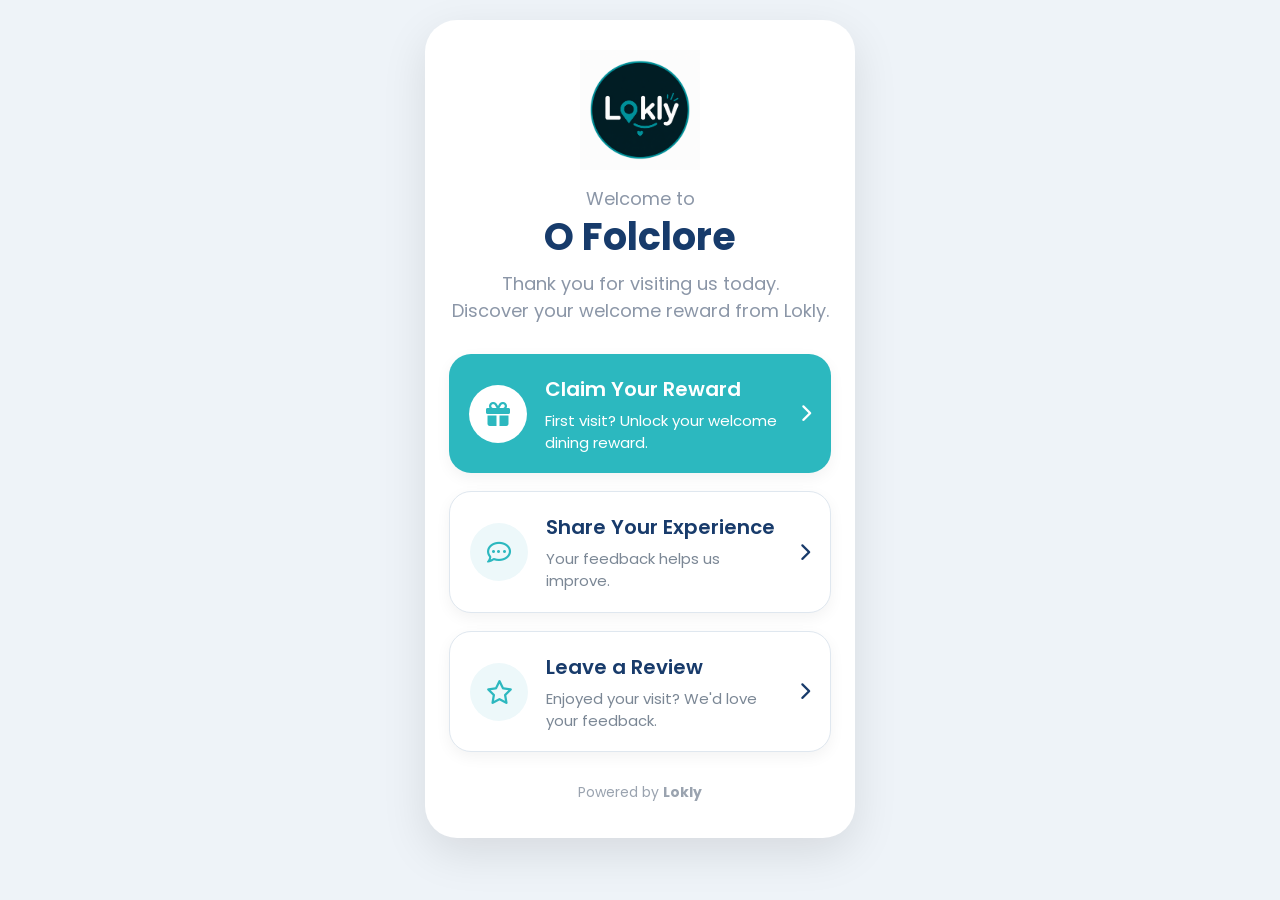
<file: index.html>
<!DOCTYPE html>
<html lang="en">

<head>

    <meta charset="UTF-8">
    <meta name="viewport" content="width=device-width, initial-scale=1.0">

    <title>Lokly | O Folclore</title>

    <link rel="preconnect" href="https://fonts.googleapis.com">
    <link rel="preconnect" href="https://fonts.gstatic.com" crossorigin>

    <link href="https://fonts.googleapis.com/css2?family=Poppins:wght@300;400;500;600;700&display=swap" rel="stylesheet">

    <link rel="stylesheet" href="style.css">

    <link rel="stylesheet"
          href="https://cdnjs.cloudflare.com/ajax/libs/font-awesome/6.7.2/css/all.min.css">

</head>

<body>

<div class="container">

    <img src="lokly-logo.png" alt="Lokly Logo" class="logo">

    <p class="welcome">
        Welcome to
    </p>

    <h1>
        O Folclore
    </h1>

    <p class="intro">
        Thank you for visiting us today.<br>
        Discover your welcome reward from Lokly.
    </p>

    <div class="menu">

        <button class="card primary" onclick="location.href='reward.html'">

            <div class="icon">
                <i class="fa-solid fa-gift"></i>
            </div>

            <div class="text">
                <h2>Claim Your Reward</h2>
                <p>First visit? Unlock your welcome dining reward.</p>
            </div>

            <div class="arrow">
                <i class="fa-solid fa-chevron-right"></i>
            </div>

        </button>

        <button class="card" onclick="location.href='feedback.html'">

            <div class="icon">
                <i class="fa-regular fa-comment-dots"></i>
            </div>

            <div class="text">
                <h2>Share Your Experience</h2>
                <p>Your feedback helps us improve.</p>
            </div>

            <div class="arrow">
                <i class="fa-solid fa-chevron-right"></i>
            </div>

        </button>

        <button class="card" onclick="location.href='review.html'">

            <div class="icon">
                <i class="fa-regular fa-star"></i>
            </div>

            <div class="text">
                <h2>Leave a Review</h2>
                <p>Enjoyed your visit? We'd love your feedback.</p>
            </div>

            <div class="arrow">
                <i class="fa-solid fa-chevron-right"></i>
            </div>

        </button>

    </div>

    <div class="footer">
        Powered by <strong>Lokly</strong>
    </div>

</div>

</body>

</html>
</file>
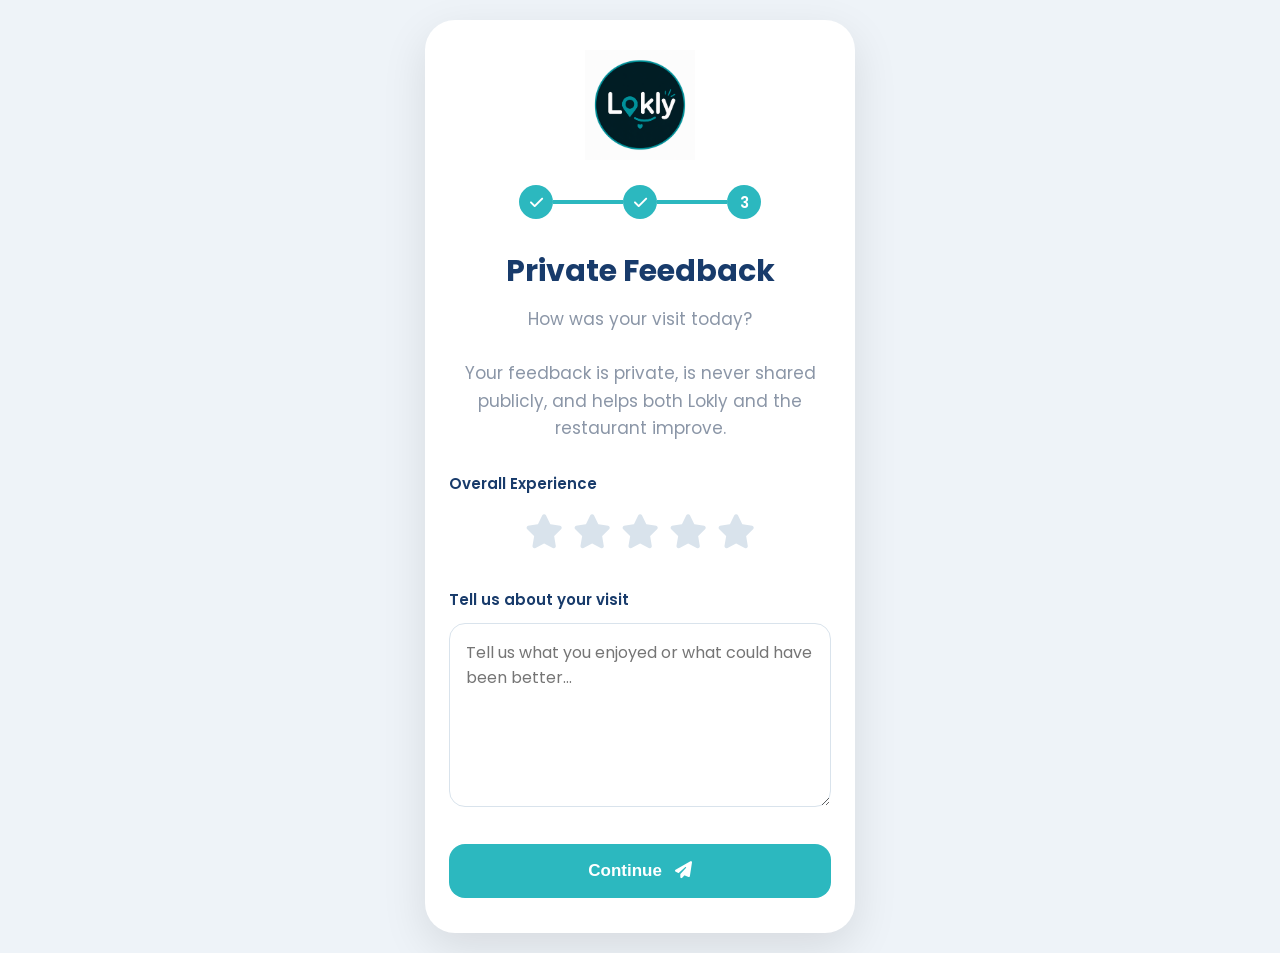
<file: feedback.html>
<!DOCTYPE html>
<html lang="en">

<head>

    <meta charset="UTF-8">
    <meta name="viewport" content="width=device-width, initial-scale=1.0">

    <title>Private Feedback</title>

    <link rel="preconnect" href="https://fonts.googleapis.com">
    <link rel="preconnect" href="https://fonts.gstatic.com" crossorigin>

    <link href="https://fonts.googleapis.com/css2?family=Poppins:wght@300;400;500;600;700&display=swap" rel="stylesheet">

    <link rel="stylesheet" href="feedback.css">

    <link rel="stylesheet"
          href="https://cdnjs.cloudflare.com/ajax/libs/font-awesome/6.7.2/css/all.min.css">

</head>

<body>

<div class="container">

    <img src="lokly-logo.png" class="logo" alt="Lokly">

    <div class="progress">

        <div class="step complete">
            <i class="fa-solid fa-check"></i>
        </div>

        <div class="line active"></div>

        <div class="step complete">
            <i class="fa-solid fa-check"></i>
        </div>

        <div class="line active"></div>

        <div class="step active">3</div>

    </div>

    <h1>Private Feedback</h1>

    <p class="intro">
        How was your visit today?
        <br><br>
        Your feedback is private, is never shared publicly, and helps both Lokly and the restaurant improve.
    </p>

    <form id="feedbackForm">

        <label class="label">
            Overall Experience
        </label>

        <div class="rating">

            <input type="radio" id="star5" name="rating" value="5">
            <label for="star5"><i class="fa-solid fa-star"></i></label>

            <input type="radio" id="star4" name="rating" value="4">
            <label for="star4"><i class="fa-solid fa-star"></i></label>

            <input type="radio" id="star3" name="rating" value="3">
            <label for="star3"><i class="fa-solid fa-star"></i></label>

            <input type="radio" id="star2" name="rating" value="2">
            <label for="star2"><i class="fa-solid fa-star"></i></label>

            <input type="radio" id="star1" name="rating" value="1">
            <label for="star1"><i class="fa-solid fa-star"></i></label>

        </div>

        <label class="label">
            Tell us about your visit
        </label>

        <textarea
            id="comments"
            rows="6"
            placeholder="Tell us what you enjoyed or what could have been better..."></textarea>

        <button type="submit" class="continue">

            Continue

            <i class="fa-solid fa-paper-plane"></i>

        </button>

    </form>

</div>

<script src="feedback.js"></script>

</body>

</html>
</file>
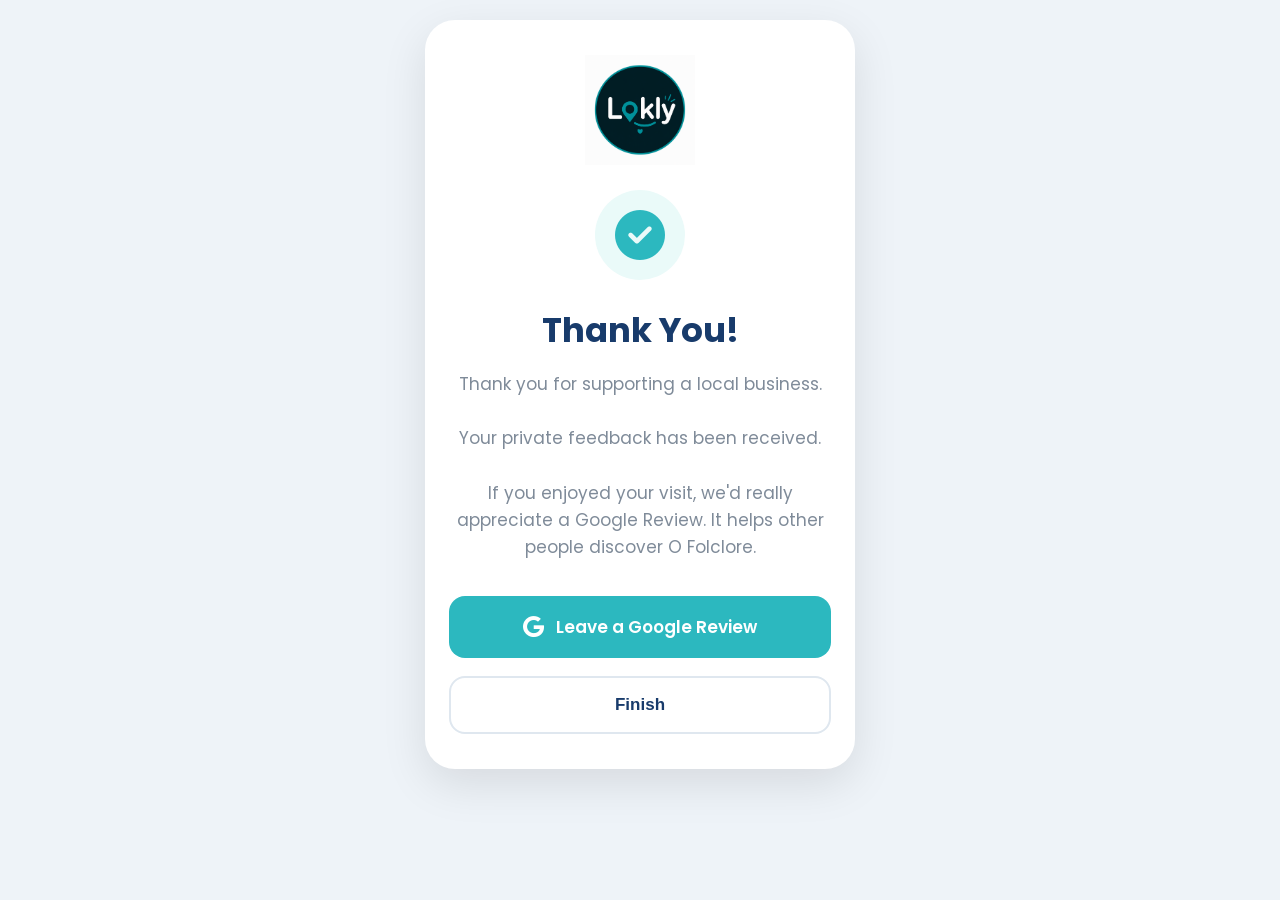
<file: review.html>
<!DOCTYPE html>
<html lang="en">

<head>

    <meta charset="UTF-8">
    <meta name="viewport" content="width=device-width, initial-scale=1.0">

    <title>Leave a Review</title>

    <link rel="preconnect" href="https://fonts.googleapis.com">
    <link rel="preconnect" href="https://fonts.gstatic.com" crossorigin>

    <link href="https://fonts.googleapis.com/css2?family=Poppins:wght@300;400;500;600;700&display=swap" rel="stylesheet">

    <link rel="stylesheet" href="review.css">

    <link rel="stylesheet"
          href="https://cdnjs.cloudflare.com/ajax/libs/font-awesome/6.7.2/css/all.min.css">

</head>

<body>

<div class="container">

    <img src="lokly-logo.png" class="logo" alt="Lokly">

    <div class="success">

        <i class="fa-solid fa-circle-check"></i>

    </div>

    <h1>Thank You!</h1>

    <p class="intro">

        Thank you for supporting a local business.

        <br><br>

        Your private feedback has been received.

        <br><br>

        If you enjoyed your visit, we'd really appreciate a Google Review. It helps other people discover O Folclore.

    </p>

    <a href="https://www.google.com/"
       target="_blank"
       rel="noopener noreferrer"
       class="googleButton">

        <i class="fa-brands fa-google"></i>

        Leave a Google Review

    </a>

    <button class="finish" onclick="window.location.href='index.html'">

        Finish

    </button>

</div>

</body>

</html>
</file>
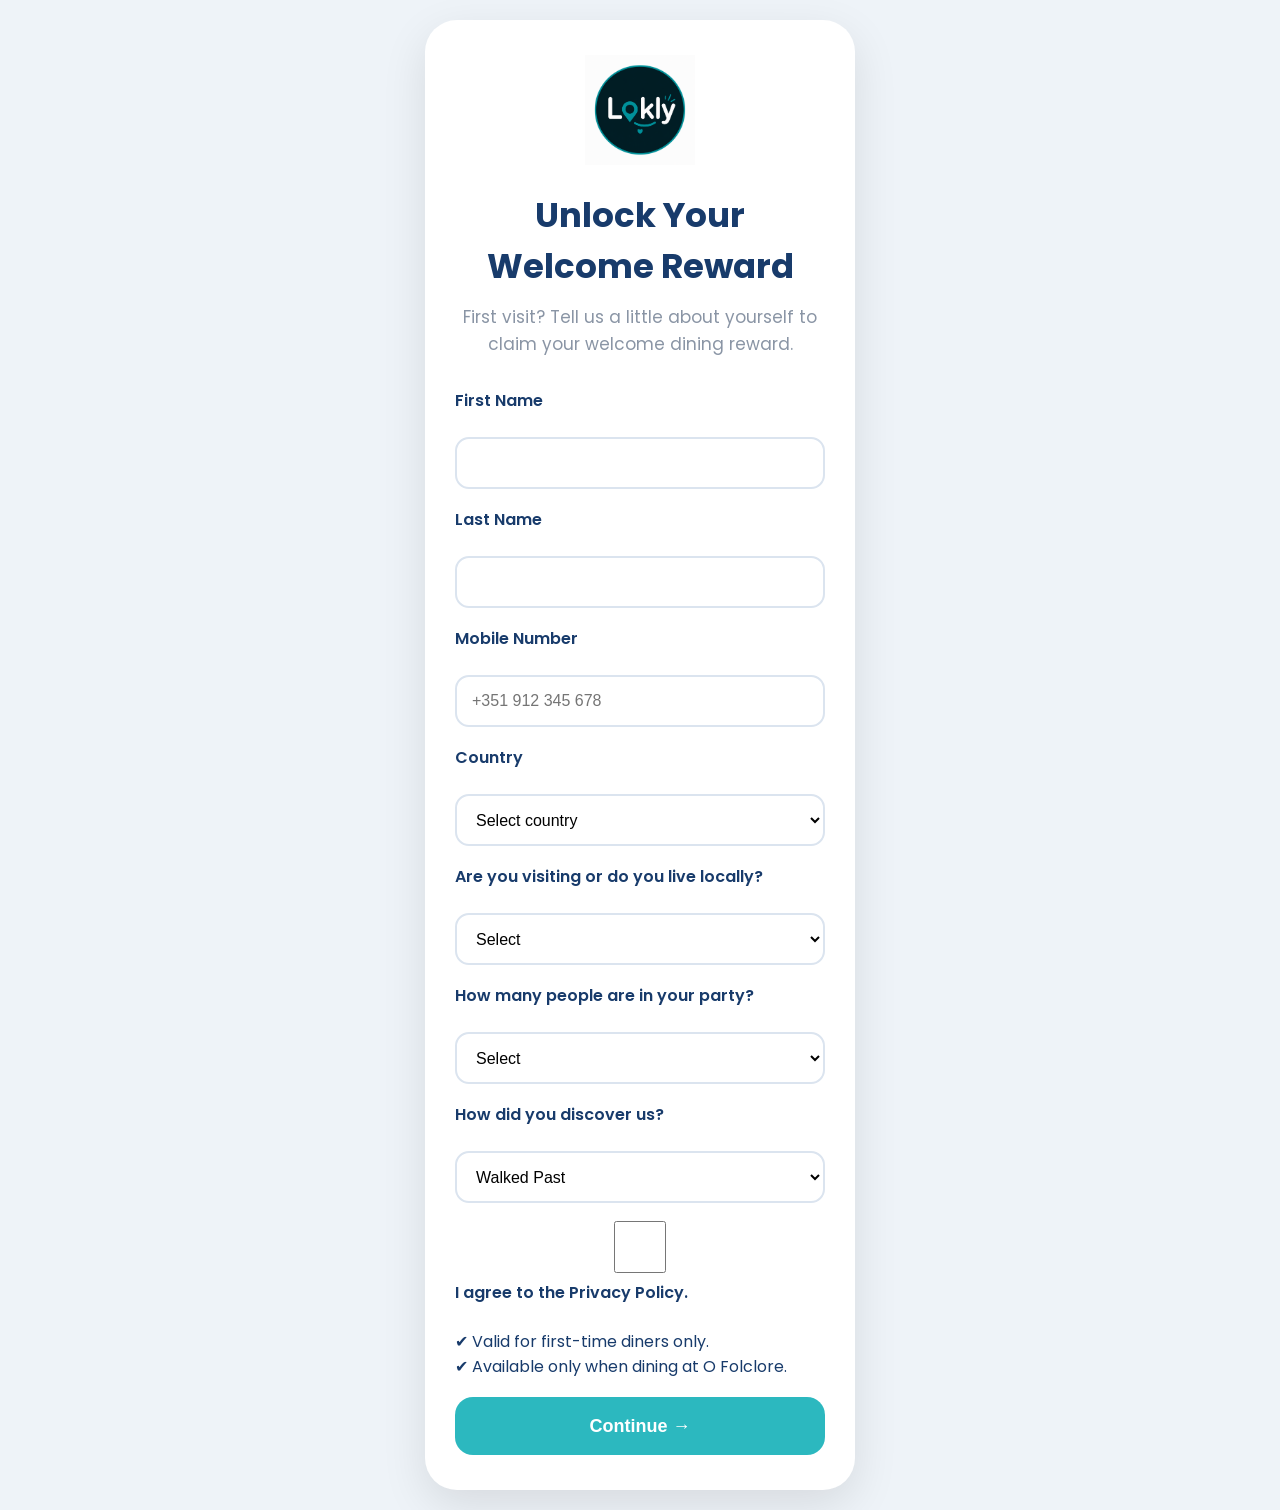
<file: reward.html>
<!DOCTYPE html>
<html lang="en">

<head>

<meta charset="UTF-8">
<meta name="viewport" content="width=device-width, initial-scale=1.0">

<title>Welcome Reward</title>

<link rel="preconnect" href="https://fonts.googleapis.com">
<link rel="preconnect" href="https://fonts.gstatic.com" crossorigin>

<link href="https://fonts.googleapis.com/css2?family=Poppins:wght@300;400;500;600;700&display=swap" rel="stylesheet">

<link rel="stylesheet" href="reward.css">

</head>

<body>

<div class="container">

<img src="lokly-logo.png" class="logo" alt="Lokly">

<h1>Unlock Your Welcome Reward</h1>

<p class="intro">
First visit? Tell us a little about yourself to claim your welcome dining reward.
</p>

<form id="rewardForm">

<label>
First Name
</label>

<input
type="text"
id="firstName"
required>

<label>
Last Name
</label>

<input
type="text"
id="lastName"
required>

<label>
Mobile Number
</label>

<input
type="tel"
id="mobile"
placeholder="+351 912 345 678"
required>

<label>
Country
</label>

<select id="country" required>

<option value="">Select country</option>
<option value="United Kingdom">United Kingdom</option>
<option value="Portugal">Portugal</option>
<option value="USA">USA</option>
<option value="Other">Other</option>

</select>

<label>
Are you visiting or do you live locally?
</label>

<select id="visitorType" required>

<option value="">Select</option>
<option value="Tourist">Visitor</option>
<option value="Resident">Local Resident</option>

</select>

<label>
How many people are in your party?
</label>

<select id="partySize" required>

<option value="">Select</option>
<option value="1">1</option>
<option value="2">2</option>
<option value="3">3</option>
<option value="4+">4+</option>

</select>

<label>
How did you discover us?
</label>

<select id="source">

<option value="Walked Past">Walked Past</option>
<option value="Friend">Friend Recommendation</option>
<option value="Social Media">Social Media</option>
<option value="Google">Google Search</option>

</select>

<label class="privacy">

<input type="checkbox" required>

I agree to the Privacy Policy.

</label>

<p class="terms">
✔ Valid for first-time diners only.<br>
✔ Available only when dining at O Folclore.
</p>

<button
type="submit"
class="continue"
id="submitButton">

Continue →

</button>

</form>

</div>

<script src="reward.js"></script>

</body>

</html>
</file>
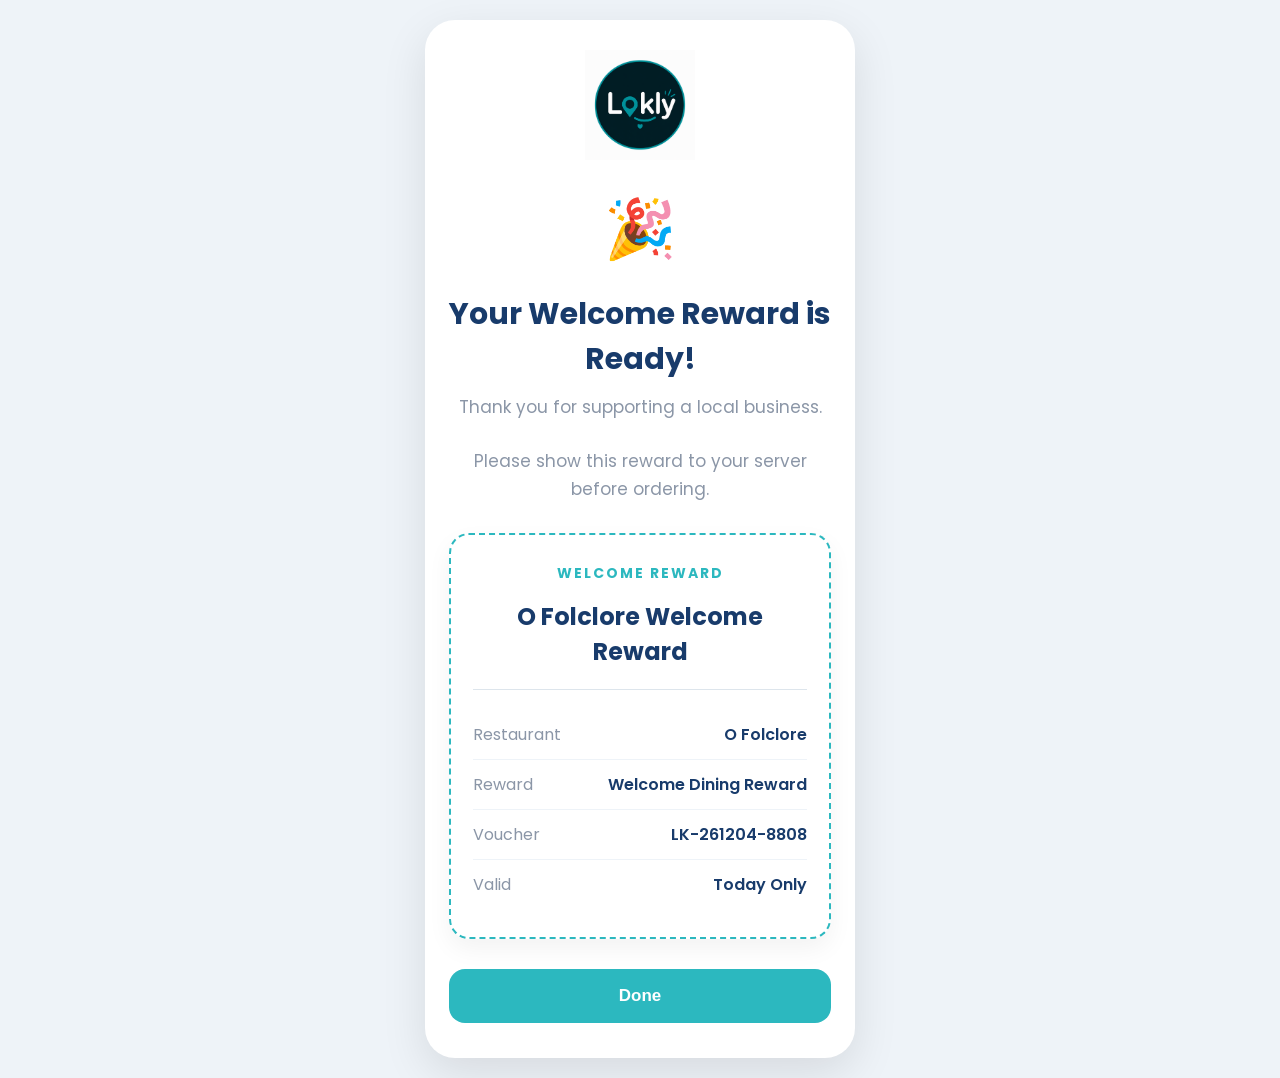
<file: voucher.html>
<!DOCTYPE html>
<html lang="en">

<head>

    <meta charset="UTF-8">
    <meta name="viewport" content="width=device-width, initial-scale=1.0">

    <title>Your Welcome Reward</title>

    <link rel="preconnect" href="https://fonts.googleapis.com">
    <link rel="preconnect" href="https://fonts.googleapis.com" crossorigin>

    <link href="https://fonts.googleapis.com/css2?family=Poppins:wght@300;400;500;600;700&display=swap" rel="stylesheet">

    <link rel="stylesheet" href="voucher.css">

</head>

<body>

<div class="container">

    <img src="lokly-logo.png" class="logo" alt="Lokly">

    <div class="success">

        🎉

    </div>

    <h1>
        Your Welcome Reward is Ready!
    </h1>

    <p class="intro">

        Thank you for supporting a local business.

        <br><br>

        Please show this reward to your server before ordering.

    </p>

    <div class="voucher">

        <div class="voucher-title">

            WELCOME REWARD

        </div>

        <h2>

            O Folclore Welcome Reward

        </h2>

        <hr>

        <div class="details">

            <p>
                <span>Restaurant</span>
                <strong>O Folclore</strong>
            </p>

            <p>
                <span>Reward</span>
                <strong>Welcome Dining Reward</strong>
            </p>

            <p>
                <span>Voucher</span>
                <strong id="voucherNumber"></strong>
            </p>

            <p>
                <span>Valid</span>
                <strong>Today Only</strong>
            </p>

        </div>

    </div>

    <button class="continue" onclick="window.location.href='index.html'">

        Done

    </button>

</div>

<script src="voucher.js"></script>

</body>

</html>
</file>
<file: style.css>
/* ==========================================
   LOKLY HOME PAGE
========================================== */

*{
    margin:0;
    padding:0;
    box-sizing:border-box;
}

body{
    font-family:'Poppins',sans-serif;
    background:#eef3f8;
    color:#183b6b;
}

.container{
    width:100%;
    max-width:430px;
    margin:20px auto;
    padding:30px 24px 35px;
    background:#ffffff;
    border-radius:32px;
    box-shadow:0 15px 45px rgba(0,0,0,.10);
}

.logo{
    width:120px;
    display:block;
    margin:0 auto 15px;
}

.welcome{
    text-align:center;
    color:#8b96a7;
    font-size:18px;
    font-weight:400;
    margin-bottom:4px;
}

h1{
    text-align:center;
    font-size:38px;
    font-weight:700;
    color:#173b6b;
    line-height:1.1;
    margin-bottom:12px;
}

.intro{
    text-align:center;
    color:#8b96a7;
    font-size:18px;
    line-height:1.5;
    margin-bottom:30px;
}

.menu{
    display:flex;
    flex-direction:column;
    gap:18px;
}

.card{
    display:flex;
    align-items:center;
    width:100%;
    border:1px solid #dfe7ef;
    border-radius:22px;
    background:#ffffff;
    padding:20px;
    text-align:left;
    cursor:pointer;
    transition:.25s;
    box-shadow:0 5px 15px rgba(0,0,0,.05);
}

.card:hover{
    transform:translateY(-2px);
    box-shadow:0 10px 22px rgba(0,0,0,.08);
}

.primary{
    background:#2cb8bf;
    border:none;
}

.icon{
    width:58px;
    height:58px;
    border-radius:50%;
    display:flex;
    justify-content:center;
    align-items:center;
    margin-right:18px;
    flex-shrink:0;
    font-size:24px;
}

.primary .icon{
    background:#ffffff;
    color:#2cb8bf;
}

.card:not(.primary) .icon{
    background:#edf8fa;
    color:#2cb8bf;
}

.text{
    flex:1;
}

.text h2{
    font-size:20px;
    font-weight:600;
    color:#183b6b;
    margin-bottom:6px;
}

.text p{
    font-size:15px;
    color:#7b8795;
    line-height:1.45;
}

.primary .text h2,
.primary .text p{
    color:#ffffff;
}

.arrow{
    margin-left:15px;
    font-size:18px;
    color:#183b6b;
}

.primary .arrow{
    color:#ffffff;
}

.footer{
    margin-top:30px;
    text-align:center;
    font-size:14px;
    color:#9aa3af;
}

button{
    font-family:inherit;
}

@media (max-width:480px){

    body{
        padding:10px;
    }

    .container{
        margin:0;
        padding:24px 18px 30px;
        border-radius:24px;
    }

    .logo{
        width:105px;
    }

    h1{
        font-size:34px;
    }

    .intro{
        font-size:17px;
    }

    .card{
        padding:18px;
    }

    .icon{
        width:54px;
        height:54px;
        font-size:22px;
        margin-right:15px;
    }

    .text h2{
        font-size:18px;
    }

    .text p{
        font-size:14px;
    }

}
</file>
<file: feedback.css>
/* ==========================================
   LOKLY FEEDBACK PAGE
========================================== */

*{
    margin:0;
    padding:0;
    box-sizing:border-box;
}

body{
    font-family:'Poppins',sans-serif;
    background:#eef3f8;
    color:#183b6b;
}

.container{
    width:100%;
    max-width:430px;
    margin:20px auto;
    background:#ffffff;
    border-radius:30px;
    padding:30px 24px 35px;
    box-shadow:0 15px 45px rgba(0,0,0,.10);
}

.logo{
    width:110px;
    display:block;
    margin:0 auto 25px;
}

/* Progress */

.progress{
    display:flex;
    align-items:center;
    justify-content:center;
    margin-bottom:30px;
}

.step{
    width:34px;
    height:34px;
    border-radius:50%;
    background:#d9e3ec;
    color:#ffffff;
    display:flex;
    align-items:center;
    justify-content:center;
    font-size:15px;
    font-weight:600;
}

.step.active,
.step.complete{
    background:#2cb8bf;
}

.line{
    flex:1;
    max-width:70px;
    height:4px;
    background:#d9e3ec;
}

.line.active{
    background:#2cb8bf;
}

/* Headings */

h1{
    text-align:center;
    font-size:30px;
    color:#183b6b;
    margin-bottom:12px;
}

.intro{
    text-align:center;
    color:#8b96a7;
    font-size:17px;
    line-height:1.6;
    margin-bottom:30px;
}

/* Labels */

.label{
    display:block;
    font-size:15px;
    font-weight:600;
    margin-bottom:12px;
    color:#183b6b;
}

/* Rating */

.rating{
    display:flex;
    justify-content:center;
    flex-direction:row-reverse;
    gap:10px;
    margin-bottom:30px;
}

.rating input{
    display:none;
}

.rating label{
    font-size:34px;
    color:#d9e3ec;
    cursor:pointer;
    transition:color .25s ease;
}

.rating input:checked ~ label,
.rating label:hover,
.rating label:hover ~ label{
    color:#f5b301;
}

/* Comments */

textarea{
    width:100%;
    min-height:140px;
    padding:16px;
    border:1px solid #d9e3ec;
    border-radius:16px;
    resize:vertical;
    font-family:inherit;
    font-size:16px;
    margin-bottom:30px;
}

textarea:focus{
    outline:none;
    border-color:#2cb8bf;
    box-shadow:0 0 0 3px rgba(44,184,191,.15);
}

/* Button */

.continue{
    width:100%;
    border:none;
    border-radius:16px;
    background:#2cb8bf;
    color:#ffffff;
    padding:17px;
    font-size:17px;
    font-weight:600;
    cursor:pointer;
    transition:.25s;
}

.continue:hover{
    background:#24a7ae;
}

.continue:disabled{
    background:#9dcfd3;
    cursor:not-allowed;
}

.continue i{
    margin-left:8px;
}

/* Mobile */

@media(max-width:480px){

    body{
        padding:10px;
    }

    .container{
        margin:0;
        padding:24px 18px 30px;
        border-radius:24px;
    }

    h1{
        font-size:28px;
    }

    .intro{
        font-size:16px;
    }

    .rating label{
        font-size:30px;
    }

    textarea{
        min-height:120px;
    }

}
</file>
<file: review.css>
/* ==========================================
   LOKLY REVIEW PAGE
========================================== */

*{
    margin:0;
    padding:0;
    box-sizing:border-box;
}

body{
    font-family:'Poppins',sans-serif;
    background:#eef3f8;
    color:#183b6b;
}

.container{
    width:100%;
    max-width:430px;
    margin:20px auto;
    background:#ffffff;
    border-radius:30px;
    padding:35px 24px;
    box-shadow:0 15px 45px rgba(0,0,0,.10);
    text-align:center;
}

.logo{
    width:110px;
    display:block;
    margin:0 auto 25px;
}

.success{
    width:90px;
    height:90px;
    margin:10px auto 25px;
    border-radius:50%;
    background:#eafaf9;
    display:flex;
    justify-content:center;
    align-items:center;
}

.success i{
    font-size:50px;
    color:#2cb8bf;
}

h1{
    font-size:34px;
    color:#183b6b;
    margin-bottom:15px;
}

.intro{
    color:#7f8b99;
    font-size:17px;
    line-height:1.6;
    margin-bottom:35px;
}

.googleButton{
    width:100%;
    display:flex;
    justify-content:center;
    align-items:center;
    gap:12px;
    text-decoration:none;
    background:#2cb8bf;
    color:#ffffff;
    padding:18px;
    border-radius:16px;
    font-size:17px;
    font-weight:600;
    transition:.25s;
    margin-bottom:18px;
}

.googleButton:hover{
    background:#25a8af;
}

.googleButton i{
    font-size:22px;
}

.finish{
    width:100%;
    border:none;
    background:#ffffff;
    color:#183b6b;
    border:2px solid #dfe7ef;
    padding:17px;
    border-radius:16px;
    font-size:17px;
    font-weight:600;
    cursor:pointer;
    transition:.25s;
}

.finish:hover{
    border-color:#2cb8bf;
    color:#2cb8bf;
}

@media(max-width:480px){

    body{
        padding:10px;
    }

    .container{
        margin:0;
        padding:24px 18px 30px;
        border-radius:24px;
    }

    h1{
        font-size:30px;
    }

    .intro{
        font-size:16px;
    }

    .success{
        width:80px;
        height:80px;
    }

    .success i{
        font-size:42px;
    }

}
```
</file>
<file: reward.css>
* {
    margin: 0;
    padding: 0;
    box-sizing: border-box;
}

body {
    font-family: 'Poppins', sans-serif;
    background: #eef3f8;
    color: #183b6b;
}

.container {
    width: 100%;
    max-width: 430px;
    margin: 20px auto;
    background: #fff;
    border-radius: 32px;
    padding: 35px 30px;
    box-shadow: 0 15px 45px rgba(0,0,0,.10);
}

.logo {
    width: 110px;
    display: block;
    margin: 0 auto 25px;
}

h1 {
    text-align: center;
    font-size: 34px;
    color: #183b6b;
    margin-bottom: 12px;
}

.intro {
    text-align: center;
    color: #8a95a5;
    font-size: 17px;
    line-height: 1.6;
    margin-bottom: 30px;
}

form {
    display: flex;
    flex-direction: column;
    gap: 18px;
}

label {
    display: block;
    font-weight: 600;
    color: #183b6b;
    margin-bottom: 6px;
}

input,
select {
    width: 100%;
    height: 52px;
    padding: 0 15px;
    border: 2px solid #dbe4ef;
    border-radius: 14px;
    font-size: 16px;
    background: #fff;
    transition: .2s;
}

input:focus,
select:focus {
    outline: none;
    border-color: #2cb8bf;
}

.row {
    display: flex;
    gap: 15px;
}

.row > div {
    flex: 1;
}

.checkbox {
    display: flex;
    align-items: flex-start;
    gap: 10px;
    font-size: 15px;
    line-height: 1.5;
}

.checkbox input {
    width: 20px;
    height: 20px;
    margin-top: 2px;
}

.checkbox a {
    color: #2cb8bf;
    text-decoration: none;
}

.notes {
    margin-top: 10px;
}

.notes p {
    display: flex;
    align-items: flex-start;
    gap: 10px;
    color: #183b6b;
    margin-bottom: 12px;
    font-size: 16px;
    line-height: 1.5;
}

.notes span {
    color: #2cb8bf;
    font-size: 20px;
    font-weight: bold;
}

button {
    width: 100%;
    height: 58px;
    border: none;
    border-radius: 18px;
    background: #2cb8bf;
    color: #fff;
    font-size: 18px;
    font-weight: 600;
    cursor: pointer;
    transition: .25s;
}

button:hover {
    background: #25a9af;
}

button:disabled {
    opacity: .6;
    cursor: not-allowed;
}

@media (max-width: 480px) {

    body {
        padding: 10px;
    }

    .container {
        margin: 0;
        padding: 28px 20px;
        border-radius: 26px;
    }

    h1 {
        font-size: 28px;
    }

    .intro {
        font-size: 16px;
    }

    .row {
        flex-direction: column;
        gap: 18px;
    }

}
</file>
<file: voucher.css>
/* ==========================================
   LOKLY VOUCHER PAGE
========================================== */

*{
    margin:0;
    padding:0;
    box-sizing:border-box;
}

body{
    font-family:'Poppins',sans-serif;
    background:#eef3f8;
    color:#183b6b;
}

.container{
    width:100%;
    max-width:430px;
    margin:20px auto;
    background:#ffffff;
    border-radius:30px;
    padding:30px 24px 35px;
    box-shadow:0 15px 45px rgba(0,0,0,.10);
}

.logo{
    width:110px;
    display:block;
    margin:0 auto 25px;
}

.success{
    text-align:center;
    font-size:58px;
    margin-bottom:20px;
}

h1{
    text-align:center;
    font-size:30px;
    color:#183b6b;
    margin-bottom:12px;
}

.intro{
    text-align:center;
    color:#8b96a7;
    font-size:17px;
    line-height:1.6;
    margin-bottom:30px;
}

.voucher{
    background:#ffffff;
    border:2px dashed #2cb8bf;
    border-radius:20px;
    padding:28px 22px;
    box-shadow:0 10px 25px rgba(0,0,0,.05);
}

.voucher-title{
    text-align:center;
    font-size:14px;
    font-weight:700;
    letter-spacing:2px;
    color:#2cb8bf;
    margin-bottom:15px;
}

.voucher h2{
    text-align:center;
    font-size:24px;
    color:#183b6b;
    margin-bottom:15px;
}

.voucher hr{
    border:none;
    border-top:1px solid #dde5ec;
    margin:20px 0;
}

.details p{
    display:flex;
    justify-content:space-between;
    align-items:center;
    padding:12px 0;
    border-bottom:1px solid #eef3f8;
    font-size:16px;
}

.details p:last-child{
    border-bottom:none;
}

.details span{
    color:#8b96a7;
}

.details strong{
    color:#183b6b;
    font-weight:600;
}

.continue{
    width:100%;
    margin-top:30px;
    border:none;
    border-radius:16px;
    background:#2cb8bf;
    color:#ffffff;
    padding:17px;
    font-size:17px;
    font-weight:600;
    cursor:pointer;
    transition:.25s;
}

.continue:hover{
    background:#24a7ae;
}

@media(max-width:480px){

    body{
        padding:10px;
    }

    .container{
        margin:0;
        padding:24px 18px 30px;
        border-radius:24px;
    }

    h1{
        font-size:26px;
    }

    .intro{
        font-size:16px;
    }

    .voucher h2{
        font-size:22px;
    }

    .details p{
        font-size:15px;
    }

}
</file>
